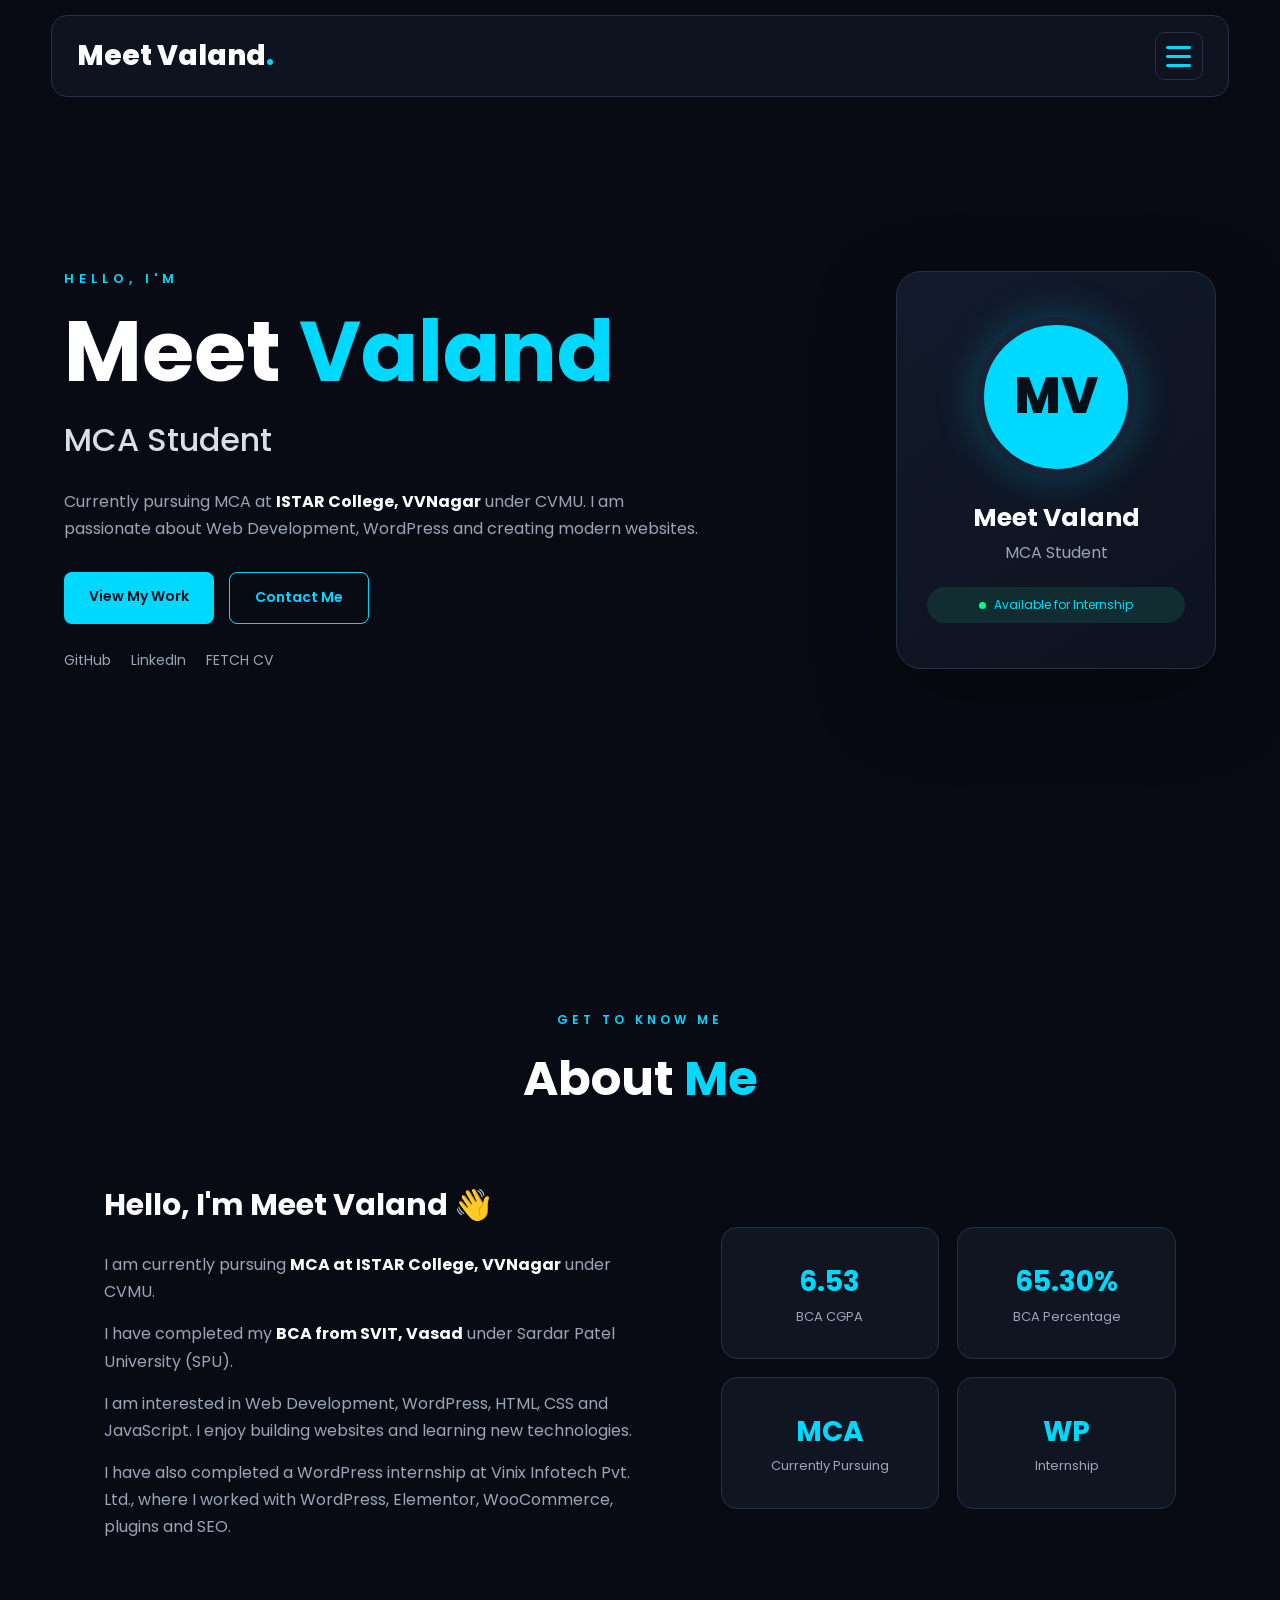
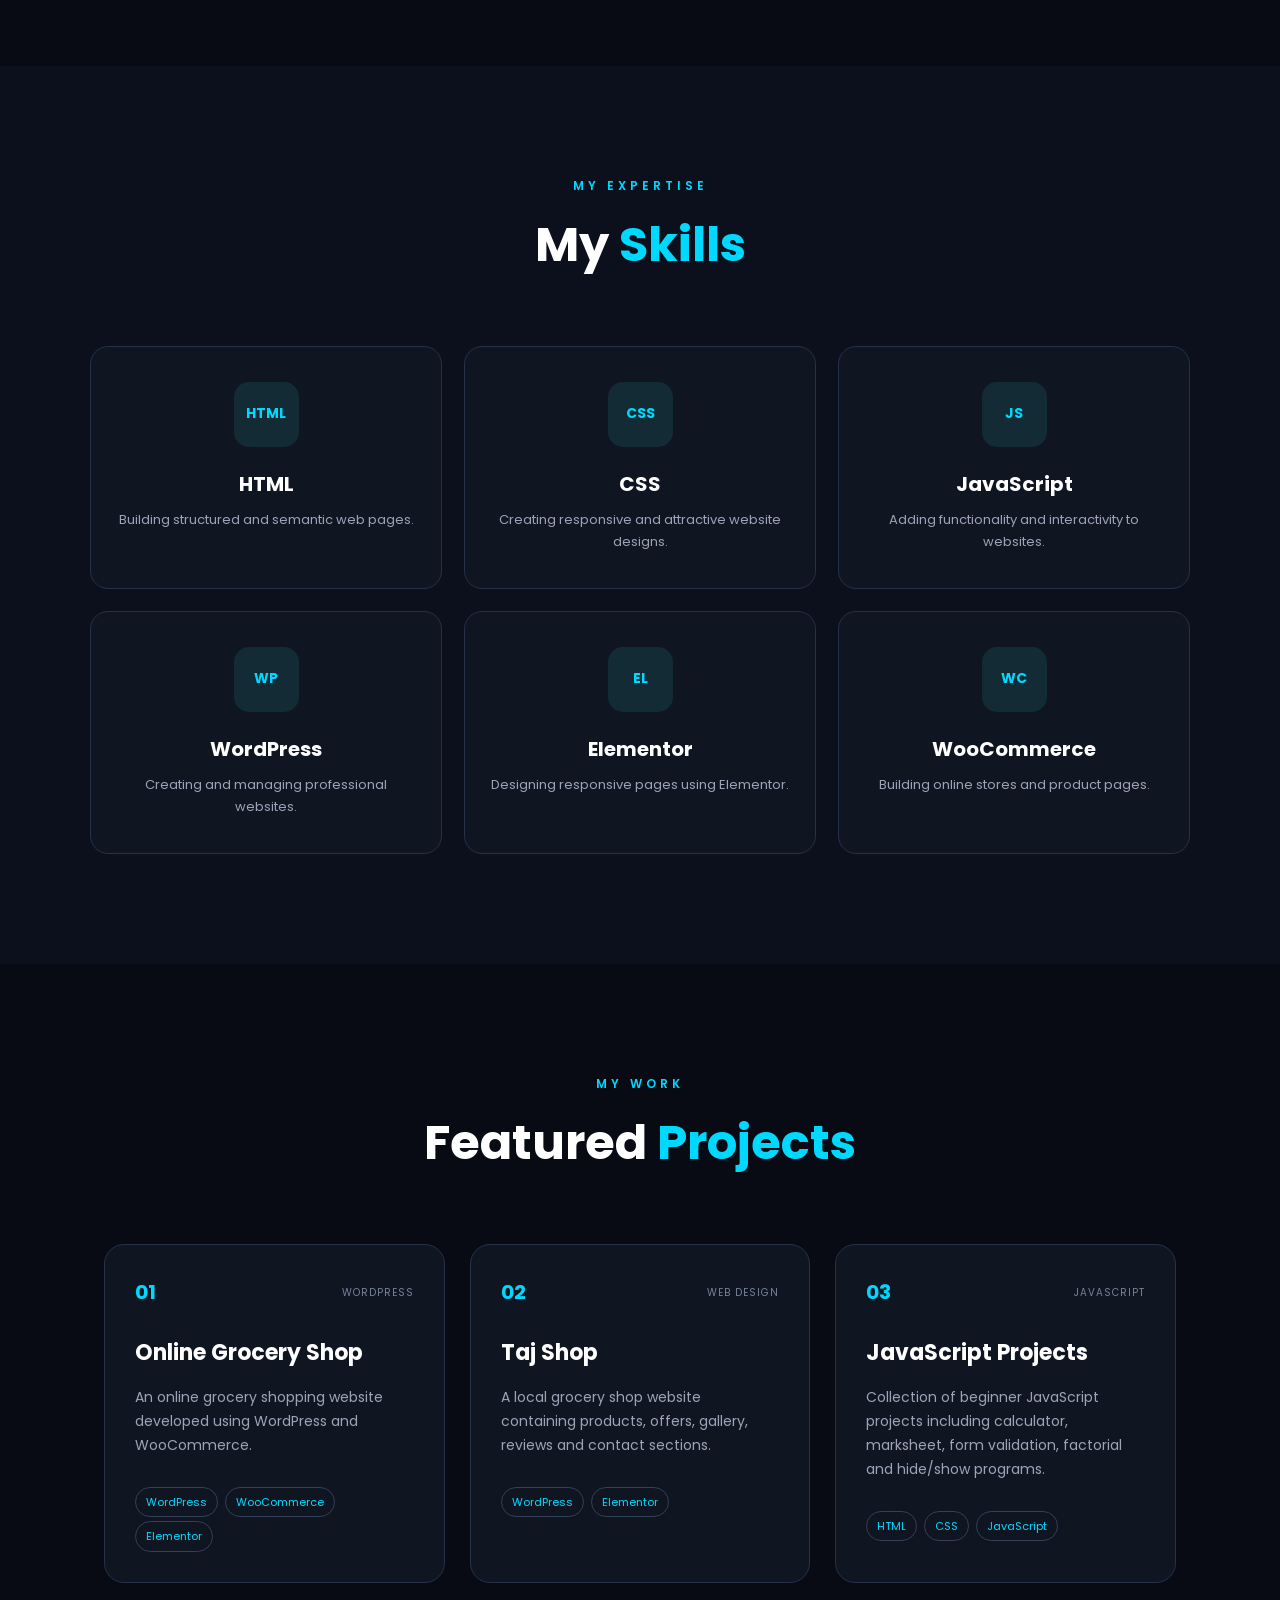
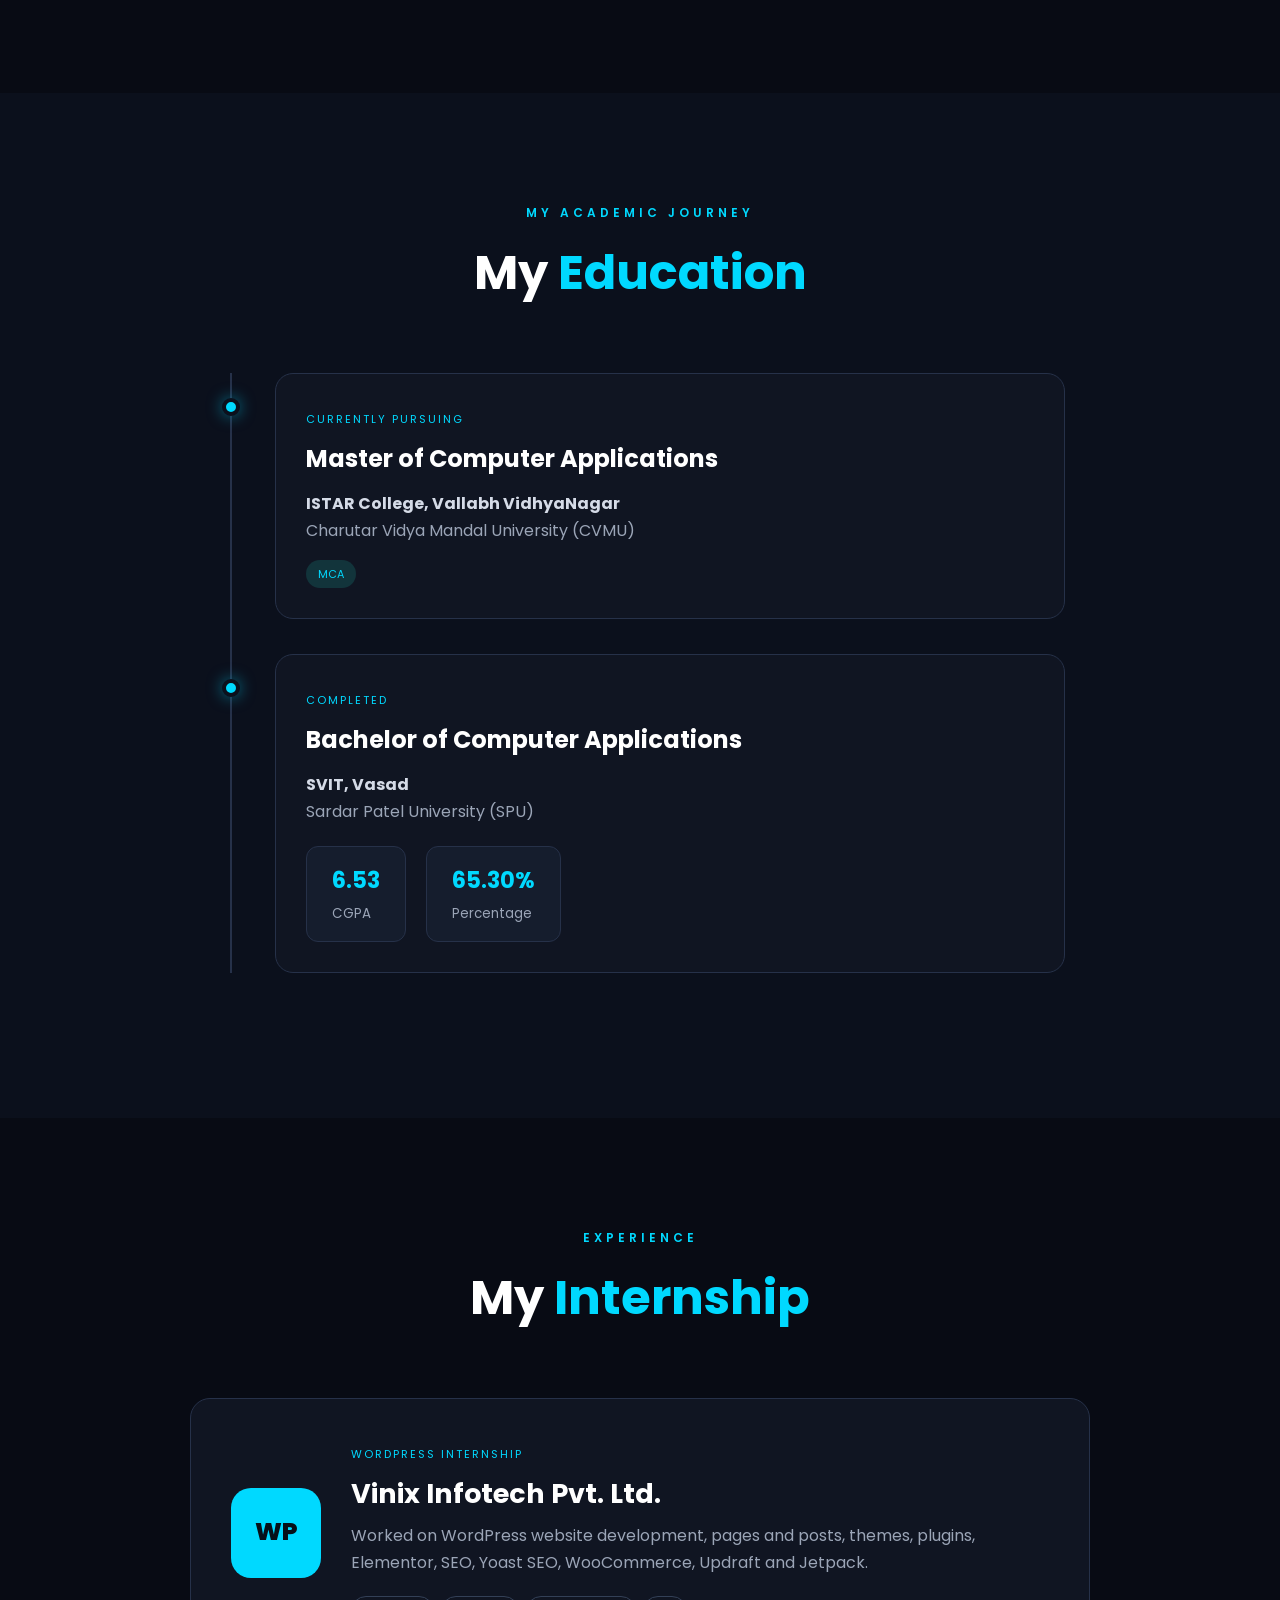
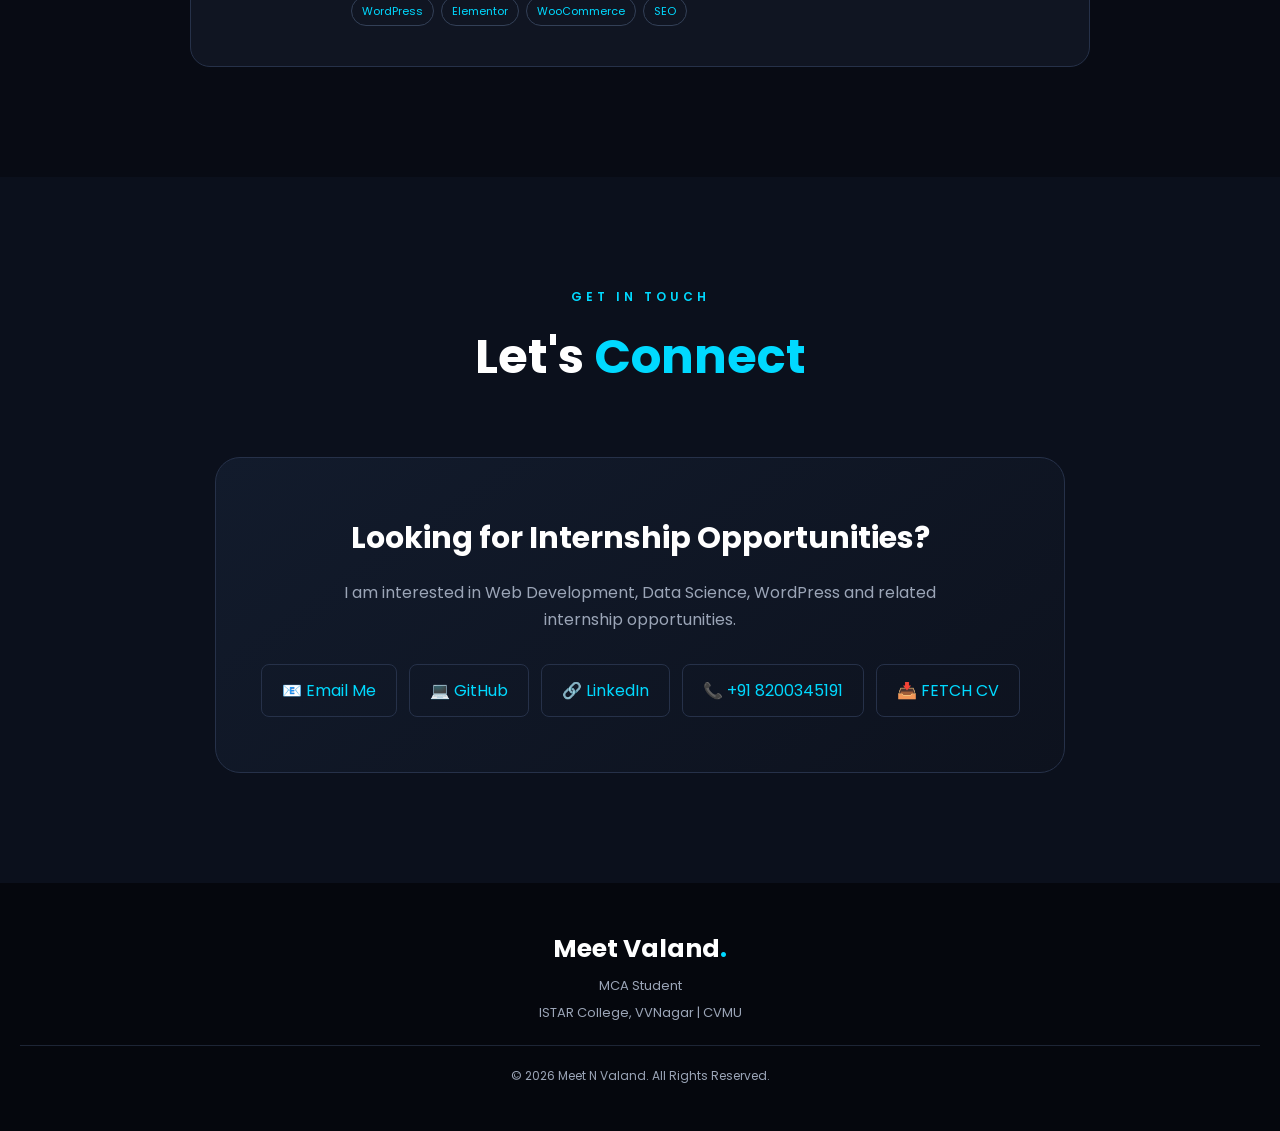
<file: index.html>
<!DOCTYPE html>
<html lang="en">

<head>
    <meta charset="UTF-8">
    <meta name="viewport" content="width=device-width, initial-scale=1.0">

    <title>Meet Valand | Portfolio</title>

    <!-- Google Font -->
    <link rel="preconnect" href="https://fonts.googleapis.com">
    <link rel="preconnect" href="https://fonts.gstatic.com" crossorigin>

    <link
        href="https://fonts.googleapis.com/css2?family=Poppins:wght@300;400;500;600;700;800&display=swap"
        rel="stylesheet">

    <!-- CSS -->
    <link rel="stylesheet" href="portfolio.css">
</head>

<body>

    <!-- ================= NAVBAR ================= -->

    <header class="header">

        <nav class="navbar">

            <a href="#home" class="logo">
                Meet Valand<span>.</span>
            </a>

            <!-- HAMBURGER BUTTON -->
            <button class="menu-toggle" id="menuToggle" aria-label="Open Menu">
                <span></span>
                <span></span>
                <span></span>
            </button>

            <!-- NAVIGATION LIST -->
            <div class="nav-links" id="navLinks">

                <a href="#home">Home</a>

                <a href="#about">About</a>

                <a href="#skills">Skills</a>

                <a href="#projects">Projects</a>

                <a href="#education">Education</a>

                <a href="#contact">Contact</a>

            </div>

        </nav>

    </header>


    <!-- ================= HOME ================= -->

    <section id="home" class="hero">

        <div class="hero-content">

            <div class="hero-text">

                <p class="intro">
                    HELLO, I'M
                </p>

                <h1>
                    Meet <span>Valand</span>
                </h1>

                <h2>
                    MCA Student
                </h2>

                <p class="hero-description">

                    Currently pursuing MCA at
                    <strong>ISTAR College, VVNagar</strong>
                    under CVMU.

                    I am passionate about Web Development,
                    WordPress and creating modern websites.

                </p>

                <div class="hero-buttons">

                    <a href="#projects" class="btn primary-btn">
                        View My Work
                    </a>

                    <a href="#contact" class="btn outline-btn">
                        Contact Me
                    </a>

                </div>

                <div class="social-links">

                    <a href="https://github.com/Meet-Valand14" target="_blank">
                        GitHub
                    </a>

                    <a href="https://www.linkedin.com/in/meet-valand-714203391?utm_source=share_via&utm_content=profile&utm_medium=member_android" target="_blank">
                        LinkedIn
                    </a>

                    <a href="Meet Valand CV.pdf" target="_blank">
                        FETCH CV
                    </a>

                </div>

            </div>


            <!-- PROFILE -->

            <div class="profile-area">

                <div class="profile-card">

                    <div class="profile-circle">
                        MV
                    </div>

                    <h3>
                        Meet Valand
                    </h3>

                    <p>
                        MCA Student
                    </p>

                    <div class="availability">
                        <span></span>
                        Available for Internship
                    </div>

                </div>

            </div>

        </div>

    </section>


    <!-- ================= ABOUT ================= -->

    <section id="about" class="section">

        <div class="section-heading">

            <p>
                GET TO KNOW ME
            </p>

            <h2>
                About <span>Me</span>
            </h2>

        </div>

        <div class="about-container">

            <div class="about-content">

                <h3>
                    Hello, I'm Meet Valand 👋
                </h3>

                <p>
                    I am currently pursuing
                    <strong>MCA at ISTAR College, VVNagar</strong>
                    under CVMU.
                </p>

                <p>
                    I have completed my
                    <strong>BCA from SVIT, Vasad</strong>
                    under Sardar Patel University (SPU).
                </p>

                <p>
                    I am interested in Web Development,
                    WordPress, HTML, CSS and JavaScript.
                    I enjoy building websites and learning
                    new technologies.
                </p>

                <p>
                    I have also completed a WordPress internship
                    at Vinix Infotech Pvt. Ltd., where I worked
                    with WordPress, Elementor, WooCommerce,
                    plugins and SEO.
                </p>

            </div>

            <div class="about-stats">

                <div class="stat-card">
                    <h3>6.53</h3>
                    <p>BCA CGPA</p>
                </div>

                <div class="stat-card">
                    <h3>65.30%</h3>
                    <p>BCA Percentage</p>
                </div>

                <div class="stat-card">
                    <h3>MCA</h3>
                    <p>Currently Pursuing</p>
                </div>

                <div class="stat-card">
                    <h3>WP</h3>
                    <p>Internship</p>
                </div>

            </div>

        </div>

    </section>


    <!-- ================= SKILLS ================= -->

    <section id="skills" class="section dark-section">

        <div class="section-heading">

            <p>
                MY EXPERTISE
            </p>

            <h2>
                My <span>Skills</span>
            </h2>

        </div>

        <div class="skills-grid">

            <div class="skill-card">

                <div class="skill-icon">
                    HTML
                </div>

                <h3>
                    HTML
                </h3>

                <p>
                    Building structured and semantic
                    web pages.
                </p>

            </div>

            <div class="skill-card">

                <div class="skill-icon">
                    CSS
                </div>

                <h3>
                    CSS
                </h3>

                <p>
                    Creating responsive and attractive
                    website designs.
                </p>

            </div>

            <div class="skill-card">

                <div class="skill-icon">
                    JS
                </div>

                <h3>
                    JavaScript
                </h3>

                <p>
                    Adding functionality and
                    interactivity to websites.
                </p>

            </div>

            <div class="skill-card">

                <div class="skill-icon">
                    WP
                </div>

                <h3>
                    WordPress
                </h3>

                <p>
                    Creating and managing
                    professional websites.
                </p>

            </div>

            <div class="skill-card">

                <div class="skill-icon">
                    EL
                </div>

                <h3>
                    Elementor
                </h3>

                <p>
                    Designing responsive pages
                    using Elementor.
                </p>

            </div>

            <div class="skill-card">

                <div class="skill-icon">
                    WC
                </div>

                <h3>
                    WooCommerce
                </h3>

                <p>
                    Building online stores and
                    product pages.
                </p>

            </div>

        </div>

    </section>


    <!-- ================= PROJECTS ================= -->

    <section id="projects" class="section">

        <div class="section-heading">

            <p>
                MY WORK
            </p>

            <h2>
                Featured <span>Projects</span>
            </h2>

        </div>

        <div class="projects-grid">

            <div class="project-card">

                <div class="project-top">

                    <span class="project-number">
                        01
                    </span>

                    <span class="project-type">
                        WORDPRESS
                    </span>

                </div>

                <h3>
                    Online Grocery Shop
                </h3>

                <p>
                    An online grocery shopping website
                    developed using WordPress and
                    WooCommerce.
                </p>

                <div class="project-tags">

                    <span>WordPress</span>
                    <span>WooCommerce</span>
                    <span>Elementor</span>

                </div>

            </div>


            <div class="project-card">

                <div class="project-top">

                    <span class="project-number">
                        02
                    </span>

                    <span class="project-type">
                        WEB DESIGN
                    </span>

                </div>

                <h3>
                    Taj Shop
                </h3>

                <p>
                    A local grocery shop website
                    containing products, offers,
                    gallery, reviews and contact sections.
                </p>

                <div class="project-tags">

                    <span>WordPress</span>
                    <span>Elementor</span>

                </div>

            </div>


            <div class="project-card" href="https://github.com/Meet-Valand14/College-Small-Project">

                <div class="project-top">

                    <span class="project-number">
                        03
                    </span>

                    <span class="project-type">
                        JAVASCRIPT
                    </span>

                </div>

                <h3>
                    JavaScript Projects
                </h3>

                <p>
                    Collection of beginner JavaScript
                    projects including calculator,
                    marksheet, form validation,
                    factorial and hide/show programs.
                </p>

                <div class="project-tags">

                    <span>HTML</span>
                    <span>CSS</span>
                    <span>JavaScript</span>

                </div>

            </div>

        </div>

    </section>


    <!-- ================= EDUCATION ================= -->

    <section id="education" class="section dark-section">

        <div class="section-heading">

            <p>
                MY ACADEMIC JOURNEY
            </p>

            <h2>
                My <span>Education</span>
            </h2>

        </div>

        <div class="timeline">

            <div class="timeline-item">

                <div class="timeline-dot"></div>

                <div class="timeline-content">

                    <span class="timeline-date">
                        CURRENTLY PURSUING
                    </span>

                    <h3>
                        Master of Computer Applications
                    </h3>

                    <h4>
                        ISTAR College, Vallabh VidhyaNagar
                    </h4>

                    <p>
                        Charutar Vidya Mandal University (CVMU)
                    </p>

                    <span class="education-status">
                        MCA
                    </span>

                </div>

            </div>


            <div class="timeline-item">

                <div class="timeline-dot"></div>

                <div class="timeline-content">

                    <span class="timeline-date">
                        COMPLETED
                    </span>

                    <h3>
                        Bachelor of Computer Applications
                    </h3>

                    <h4>
                        SVIT, Vasad
                    </h4>

                    <p>
                        Sardar Patel University (SPU)
                    </p>

                    <div class="result-box">

                        <div>

                            <strong>
                                6.53
                            </strong>

                            <small>
                                CGPA
                            </small>

                        </div>

                        <div>

                            <strong>
                                65.30%
                            </strong>

                            <small>
                                Percentage
                            </small>

                        </div>

                    </div>

                </div>

            </div>

        </div>

    </section>


    <!-- ================= INTERNSHIP ================= -->

    <section class="section">

        <div class="section-heading">

            <p>
                EXPERIENCE
            </p>

            <h2>
                My <span>Internship</span>
            </h2>

        </div>

        <div class="internship-card">

            <div class="internship-logo">
                WP
            </div>

            <div class="internship-content">

                <span>
                    WORDPRESS INTERNSHIP
                </span>

                <h3>
                    Vinix Infotech Pvt. Ltd.
                </h3>

                <p>
                    Worked on WordPress website development,
                    pages and posts, themes, plugins,
                    Elementor, SEO, Yoast SEO, WooCommerce,
                    Updraft and Jetpack.
                </p>

                <div class="internship-tags">

                    <span>WordPress</span>
                    <span>Elementor</span>
                    <span>WooCommerce</span>
                    <span>SEO</span>

                </div>

            </div>

        </div>

    </section>


    <!-- ================= CONTACT ================= -->

    <section id="contact" class="section contact-section dark-section">

        <div class="section-heading">

            <p>
                GET IN TOUCH
            </p>

            <h2>
                Let's <span>Connect</span>
            </h2>

        </div>

        <div class="contact-card">

            <h3>
                Looking for Internship Opportunities?
            </h3>

            <p>
                I am interested in Web Development,
                Data Science, WordPress and related
                internship opportunities.
            </p>

            <div class="contact-buttons">

                <!-- EMAIL -->

                <a href="https://mail.google.com/mail/?view=cm&fs=1&to=valandmeet540@gmail.com" target="_blank" class="contact-btn">
                    📧 Email Me
                </a>

                <!-- GITHUB -->

                <a href="https://github.com/Meet-Valand14/Portfolio" target="_blank" class="contact-btn">
                    💻 GitHub
                </a>

                <!-- LINKEDIN -->

                <a href="https://www.linkedin.com/in/meet-valand-714203391" target="_blank" class="contact-btn">
                    🔗 LinkedIn
                </a>

                <!-- PHONE -->

                <a href="tel:+918200345191" class="contact-btn">
                    📞 +91 8200345191
                </a>

                <!-- My Resume -->
                
               <a href="Meet Valand CV.pdf" class="contact-btn">
                        📥 FETCH CV
                </a>

            </div>

        </div>

    </section>


    <!-- ================= FOOTER ================= -->

    <footer>

        <h3>
            Meet Valand<span>.</span>
        </h3>

        <p>
            MCA Student
        </p>

        <p>
            ISTAR College, VVNagar | CVMU
        </p>

        <div class="copyright">

            © 2026 Meet N Valand. All Rights Reserved.

        </div>

    </footer>


    <!-- JAVASCRIPT -->

    <script src="portfolio.js"></script>

</body>

</html>
</file>
<file: portfolio.css>
/* =========================
   BASIC RESET
========================= */

* {
    margin: 0;
    padding: 0;
    box-sizing: border-box;
}

html {
    scroll-behavior: smooth;
}

body {
    font-family: "Poppins", sans-serif;
    background: #080b14;
    color: #ffffff;

    line-height: 1.7;
}


/* =========================
   VARIABLES
========================= */

:root {

    --background: #080b14;
    --card: #101522;
    --card-light: #151c2d;
    --border: #263149;
    --text: #ffffff;
    --muted: #9ba5b7;
    --accent: #00d9ff;
    --accent-dark: #00aeca;

}


/* =========================
   NAVBAR
========================= */

.header {
    position: fixed;
    top: 0;
    left: 0;
    width: 100%;
    z-index: 999;
}


.navbar {
    width: 92%;
    max-width: 1200px;
    margin: 15px auto;
    padding: 16px 25px;

    display: flex;
    justify-content: space-between;
    align-items: center;

    background: rgba(16, 21, 34, 0.90);

    border: 1px solid var(--border);
    border-radius: 16px;

    backdrop-filter: blur(15px);

    position: relative;
}


/* LOGO */

.logo {
    color: white;
    text-decoration: none;
    font-size: 28px;
    font-weight: 800;
}

.logo span {
    color: var(--accent);
}


/* =========================
   HAMBURGER MENU
========================= */

.menu-toggle {

    width: 48px;
    height: 48px;

    display: flex;
    flex-direction: column;

    justify-content: center;
    align-items: center;

    gap: 6px;

    background: transparent;

    border: 1px solid var(--border);
    border-radius: 10px;

    cursor: pointer;

    transition: 0.3s;
}

.menu-toggle:hover {
    border-color: var(--accent);
    background: rgba(0, 217, 255, 0.08);
}


.menu-toggle span {

    width: 25px;
    height: 3px;

    background: var(--accent);

    border-radius: 5px;

    transition: 0.3s;
}


/* HAMBURGER -> X */

.menu-toggle.active span:nth-child(1) {
    transform: rotate(45deg) translate(6px, 6px);
}

.menu-toggle.active span:nth-child(2) {
    opacity: 0;
}

.menu-toggle.active span:nth-child(3) {
    transform: rotate(-45deg) translate(6px, -6px);
}


/* =========================
   NAV LINKS
========================= */

.nav-links {

    position: absolute;

    top: 82px;
    right: 0;

    width: 220px;

    display: flex;
    flex-direction: column;

    gap: 0;

    background: rgba(16, 21, 34, 0.98);

    border: 1px solid var(--border);
    border-radius: 15px;

    padding: 10px;

    opacity: 0;
    visibility: hidden;

    transform: translateY(-10px);

    transition: 0.3s;

    box-shadow: 0 20px 50px rgba(0, 0, 0, 0.35);
}


/* MENU OPEN */

.nav-links.active {

    opacity: 1;
    visibility: visible;

    transform: translateY(0);
}


.nav-links a {

    color: var(--muted);

    text-decoration: none;

    font-size: 14px;
    font-weight: 500;

    padding: 12px 15px;

    border-radius: 8px;

    transition: 0.3s;
}


.nav-links a:hover {

    color: var(--accent);

    background: rgba(0, 217, 255, 0.08);

    padding-left: 20px;
}


/* =========================
   HERO
========================= */

.hero {

    min-height: 100vh;

    display: flex;
    align-items: center;

    padding: 120px 5% 80px;
}


.hero-content {

    width: 100%;
    max-width: 1200px;

    margin: auto;

    display: flex;

    justify-content: space-between;
    align-items: center;

    gap: 50px;
}


.hero-text {
    max-width: 700px;
}


.intro {

    color: var(--accent);

    letter-spacing: 5px;

    font-size: 13px;

    font-weight: 600;
}


.hero h1 {

    font-size: clamp(50px, 7vw, 85px);

    line-height: 1.1;

    margin: 15px 0;
}


.hero h1 span {
    color: var(--accent);
}


.hero h2 {

    color: #d8deea;

    font-size: clamp(22px, 3vw, 32px);

    font-weight: 500;
}


.hero-description {

    color: var(--muted);

    max-width: 650px;

    margin-top: 20px;

    font-size: 16px;
}


.hero-description strong {
    color: white;
}


.hero-buttons {

    display: flex;

    gap: 15px;

    margin-top: 30px;
}


.btn {

    padding: 13px 25px;

    border-radius: 8px;

    text-decoration: none;

    font-size: 14px;

    font-weight: 600;

    transition: 0.3s;
}


.primary-btn {

    background: var(--accent);

    color: #061018;
}


.primary-btn:hover {

    transform: translateY(-4px);

    box-shadow:
        0 10px 30px rgba(0, 217, 255, 0.25);
}


.outline-btn {

    color: var(--accent);

    border: 1px solid var(--accent);
}


.outline-btn:hover {

    background: var(--accent);

    color: #061018;
}


.social-links {

    display: flex;

    gap: 20px;

    margin-top: 25px;
}


.social-links a {

    color: var(--muted);

    text-decoration: none;

    font-size: 14px;
}


.social-links a:hover {
    color: var(--accent);
}


/* =========================
   PROFILE CARD
========================= */

.profile-area {
    animation: float 4s ease-in-out infinite;
}


@keyframes float {

    0% {
        transform: translateY(0);
    }

    50% {
        transform: translateY(-12px);
    }

    100% {
        transform: translateY(0);
    }

}


.profile-card {

    width: 320px;

    padding: 45px 30px;

    text-align: center;

    background:
        linear-gradient(
            145deg,
            #121a2b,
            #0d121f
        );

    border: 1px solid var(--border);

    border-radius: 25px;

    box-shadow:
        0 30px 80px rgba(0, 0, 0, 0.4);
}


.profile-circle {

    width: 160px;
    height: 160px;

    margin: auto;

    display: flex;

    align-items: center;
    justify-content: center;

    border-radius: 50%;

    background: var(--accent);

    color: #061018;

    font-size: 50px;

    font-weight: 800;

    border: 8px solid #172337;

    box-shadow:
        0 0 40px rgba(0, 217, 255, 0.25);
}


.profile-card h3 {

    font-size: 25px;

    margin-top: 20px;
}


.profile-card p {
    color: var(--muted);
}


.availability {

    margin-top: 20px;

    padding: 8px;

    border-radius: 20px;

    background: #122d32;

    color: var(--accent);

    font-size: 12px;
}


.availability span {

    display: inline-block;

    width: 7px;
    height: 7px;

    margin-right: 5px;

    border-radius: 50%;

    background: #00ff88;
}


/* =========================
   SECTIONS
========================= */

.section {

    max-width: 1200px;

    margin: auto;

    padding: 110px 5%;
}


.dark-section {

    max-width: none;

    background: #0b101c;
}


.section-heading {

    text-align: center;

    margin-bottom: 60px;
}


.section-heading p {

    color: var(--accent);

    letter-spacing: 4px;

    font-size: 12px;

    font-weight: 600;
}


.section-heading h2 {

    font-size: 48px;

    margin-top: 8px;
}


.section-heading h2 span {
    color: var(--accent);
}


/* =========================
   ABOUT
========================= */

.about-container {

    display: grid;

    grid-template-columns: 1.1fr 0.9fr;

    gap: 60px;

    align-items: center;
}


.about-content h3 {

    font-size: 30px;

    margin-bottom: 20px;
}


.about-content p {

    color: var(--muted);

    margin-bottom: 15px;
}


.about-content strong {
    color: white;
}


.about-stats {

    display: grid;

    grid-template-columns: 1fr 1fr;

    gap: 18px;
}


.stat-card {

    padding: 30px 20px;

    text-align: center;

    background: var(--card);

    border: 1px solid var(--border);

    border-radius: 16px;

    transition: 0.3s;
}


.stat-card:hover {

    transform: translateY(-7px);

    border-color: var(--accent);
}


.stat-card h3 {

    color: var(--accent);

    font-size: 28px;
}


.stat-card p {

    color: var(--muted);

    font-size: 13px;
}


/* =========================
   SKILLS
========================= */

.skills-grid {

    max-width: 1100px;

    margin: auto;

    display: grid;

    grid-template-columns: repeat(3, 1fr);

    gap: 22px;
}


.skill-card {

    padding: 35px 25px;

    background: var(--card);

    border: 1px solid var(--border);

    border-radius: 18px;

    text-align: center;

    transition: 0.3s;
}


.skill-card:hover {

    transform: translateY(-8px);

    border-color: var(--accent);
}


.skill-icon {

    width: 65px;
    height: 65px;

    margin: auto auto 20px;

    display: flex;

    align-items: center;
    justify-content: center;

    border-radius: 15px;

    background: #132b35;

    color: var(--accent);

    font-size: 14px;

    font-weight: 700;
}


.skill-card h3 {
    font-size: 20px;
}


.skill-card p {

    color: var(--muted);

    font-size: 13px;

    margin-top: 8px;
}


/* =========================
   PROJECTS
========================= */

.projects-grid {

    display: grid;

    grid-template-columns: repeat(3, 1fr);

    gap: 25px;
}


.project-card {

    padding: 30px;

    background: var(--card);

    border: 1px solid var(--border);

    border-radius: 20px;

    transition: 0.3s;
}


.project-card:hover {

    transform: translateY(-10px);

    border-color: var(--accent);
}


.project-top {

    display: flex;

    justify-content: space-between;

    align-items: center;

    margin-bottom: 25px;
}


.project-number {

    color: var(--accent);

    font-size: 20px;

    font-weight: 700;
}


.project-type {

    color: #778298;

    font-size: 10px;

    letter-spacing: 1px;
}


.project-card h3 {

    font-size: 22px;

    margin-bottom: 15px;
}


.project-card p {

    color: var(--muted);

    font-size: 14px;
}


.project-tags {
    margin-top: 25px;
}


.project-tags span,
.internship-tags span {

    display: inline-block;

    padding: 5px 10px;

    margin: 4px 3px 0 0;

    border: 1px solid #334057;

    border-radius: 20px;

    color: var(--accent);

    font-size: 11px;
}


/* =========================
   EDUCATION
========================= */

.timeline {

    max-width: 850px;

    margin: auto;

    position: relative;
}


.timeline::before {

    content: "";

    position: absolute;

    left: 15px;
    top: 0;

    width: 2px;

    height: 100%;

    background: #263149;
}


.timeline-item {

    position: relative;

    padding-left: 60px;

    margin-bottom: 35px;
}


.timeline-dot {

    position: absolute;

    left: 7px;
    top: 25px;

    width: 18px;
    height: 18px;

    border-radius: 50%;

    background: var(--accent);

    border: 4px solid #0b101c;

    box-shadow:
        0 0 15px rgba(0, 217, 255, 0.5);
}


.timeline-content {

    padding: 30px;

    background: var(--card);

    border: 1px solid var(--border);

    border-radius: 18px;
}


.timeline-date {

    color: var(--accent);

    font-size: 11px;

    letter-spacing: 2px;
}


.timeline-content h3 {

    font-size: 24px;

    margin-top: 8px;
}


.timeline-content h4 {

    color: #d5dbe7;

    font-size: 16px;

    margin-top: 10px;
}


.timeline-content p {
    color: var(--muted);
}


.education-status {

    display: inline-block;

    margin-top: 15px;

    padding: 5px 12px;

    background: #12343b;

    color: var(--accent);

    border-radius: 20px;

    font-size: 11px;
}


.result-box {

    display: flex;

    gap: 20px;

    margin-top: 20px;
}


.result-box div {

    padding: 15px 25px;

    background: #151d2d;

    border: 1px solid var(--border);

    border-radius: 12px;
}


.result-box strong {

    display: block;

    color: var(--accent);

    font-size: 22px;
}


.result-box small {
    color: var(--muted);
}


/* =========================
   INTERNSHIP
========================= */

.internship-card {

    max-width: 900px;

    margin: auto;

    padding: 40px;

    display: flex;

    align-items: center;

    gap: 30px;

    background: var(--card);

    border: 1px solid var(--border);

    border-radius: 20px;
}


.internship-logo {

    min-width: 90px;

    height: 90px;

    display: flex;

    align-items: center;
    justify-content: center;

    background: var(--accent);

    color: #061018;

    border-radius: 20px;

    font-size: 25px;

    font-weight: 800;
}


.internship-content > span {

    color: var(--accent);

    letter-spacing: 2px;

    font-size: 11px;
}


.internship-content h3 {

    font-size: 27px;

    margin: 5px 0;
}


.internship-content p {
    color: var(--muted);
}


.internship-tags {
    margin-top: 15px;
}


/* =========================
   CONTACT
========================= */

.contact-card {

    max-width: 850px;

    margin: auto;

    padding: 55px 35px;

    text-align: center;

    background:
        linear-gradient(
            145deg,
            #121b2c,
            #0d121e
        );

    border: 1px solid var(--border);

    border-radius: 25px;
}


.contact-card h3 {
    font-size: 30px;
}


.contact-card p {

    color: var(--muted);

    max-width: 600px;

    margin: 15px auto 30px;
}


.contact-buttons {

    display: flex;

    justify-content: center;

    flex-wrap: wrap;

    gap: 12px;
}


.contact-btn {

    padding: 12px 20px;

    color: var(--accent);

    text-decoration: none;

    border: 1px solid var(--border);

    border-radius: 8px;

    transition: 0.3s;
}


.contact-btn:hover {

    background: var(--accent);

    color: #061018;
}


/* =========================
   FOOTER
========================= */

footer {

    text-align: center;

    padding: 45px 20px;

    background: #05070d;

    color: var(--muted);
}


footer h3 {

    color: white;

    font-size: 25px;
}


footer h3 span {
    color: var(--accent);
}


footer p {

    font-size: 13px;

    margin: 5px;
}


.copyright {

    margin-top: 20px;

    padding-top: 20px;

    border-top: 1px solid #1d2535;

    font-size: 12px;
}


/* =========================
   MOBILE RESPONSIVE
========================= */

@media (max-width: 900px) {

    .navbar {
        padding: 14px 20px;
    }


    .hero {

        padding-top: 150px;
    }


    .hero-content {

        flex-direction: column;

        text-align: center;
    }


    .hero-buttons,
    .social-links {

        justify-content: center;
    }


    .about-container {

        grid-template-columns: 1fr;
    }


    .skills-grid {

        grid-template-columns: 1fr 1fr;
    }


    .projects-grid {

        grid-template-columns: 1fr;
    }

}


@media (max-width: 600px) {

    .navbar {
        width: 94%;
    }


    .logo {
        font-size: 23px;
    }


    .menu-toggle {

        width: 44px;
        height: 44px;
    }


    .nav-links {

        top: 72px;

        right: 0;

        width: 200px;
    }


    .section {

        padding: 80px 6%;
    }


    .section-heading h2 {

        font-size: 36px;
    }


    .hero h1 {

        font-size: 52px;
    }


    .hero h2 {

        font-size: 21px;
    }


    .hero-buttons {

        flex-direction: column;
    }


    .profile-card {

        width: 280px;
    }


    .skills-grid {

        grid-template-columns: 1fr;
    }


    .about-stats {

        grid-template-columns: 1fr 1fr;
    }


    .internship-card {

        flex-direction: column;

        text-align: center;
    }


    .result-box {

        flex-direction: column;
    }


    .timeline-item {

        padding-left: 45px;
    }

}
</file>
